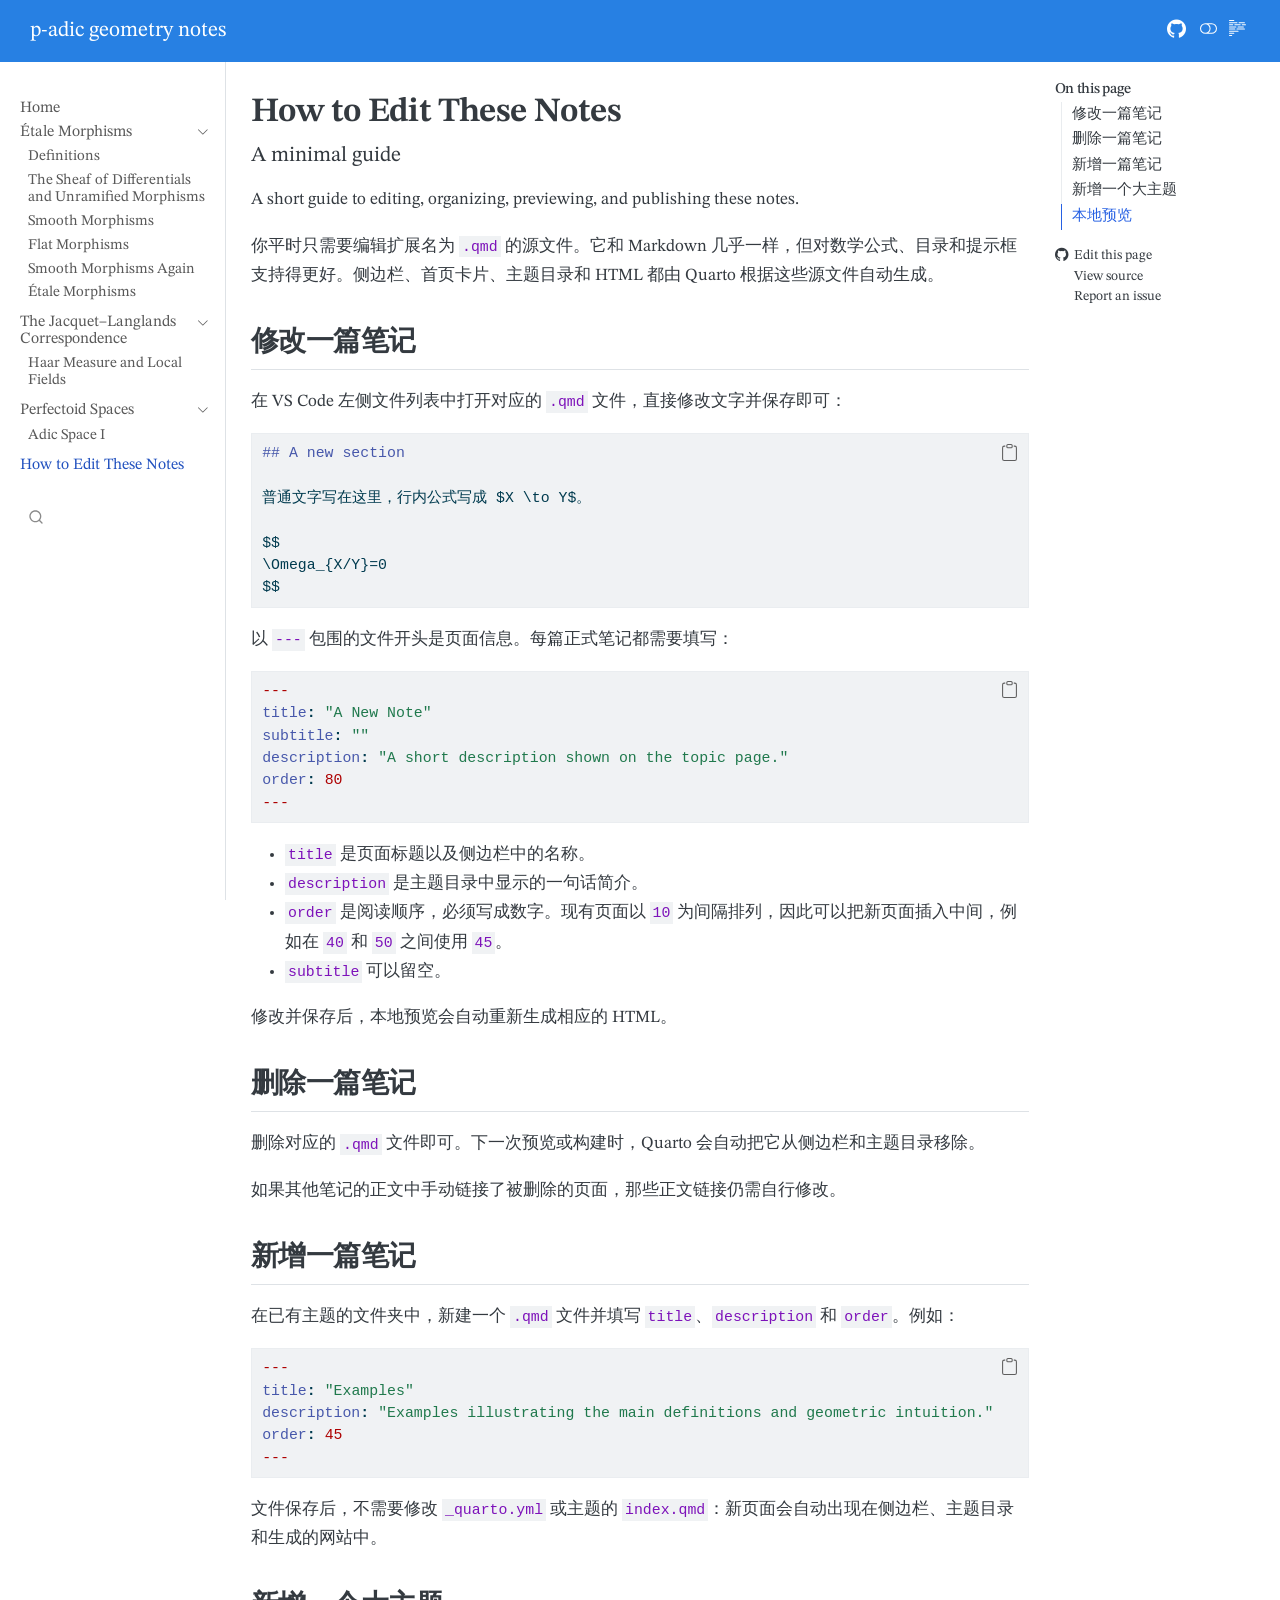
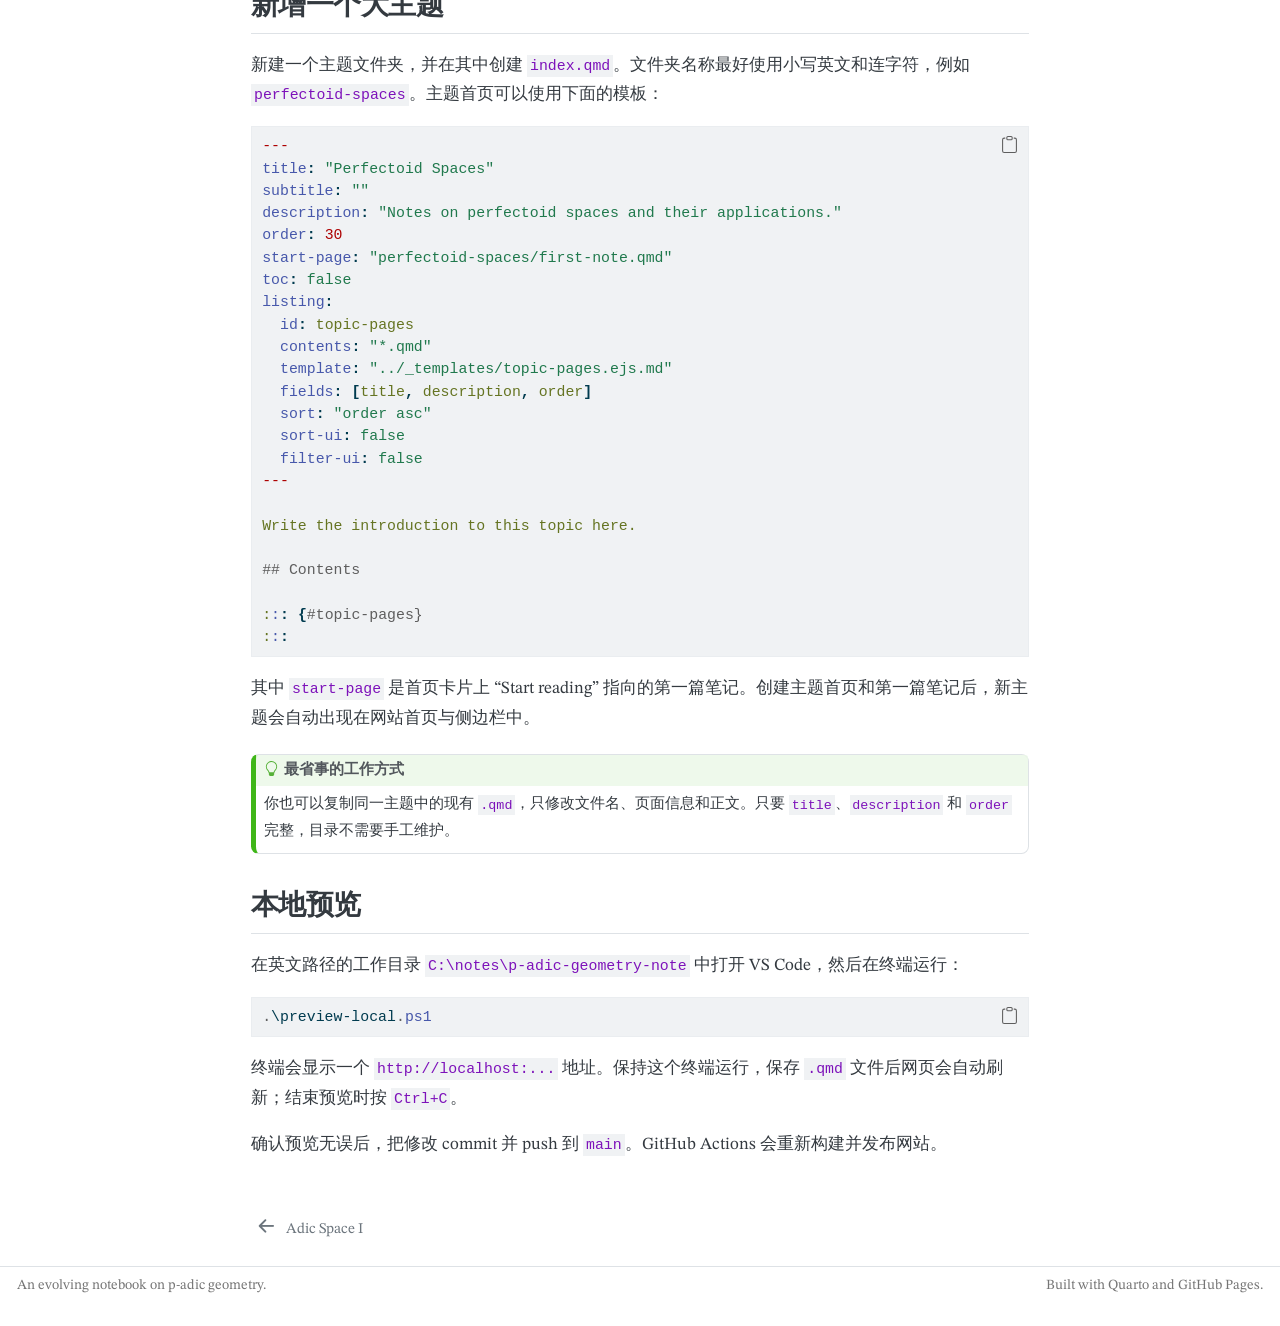
<file: editing.html>
<!DOCTYPE html>
<html xmlns="http://www.w3.org/1999/xhtml" lang="en" xml:lang="en"><head>

<meta charset="utf-8">
<meta name="generator" content="quarto-1.10.18">

<meta name="viewport" content="width=device-width, initial-scale=1.0, user-scalable=yes">

<meta name="description" content="A short guide to editing, organizing, previewing, and publishing these notes.">

<title>How to Edit These Notes – p-adic geometry notes</title>
<style>
/* Default styles provided by pandoc.
** See https://pandoc.org/MANUAL.html#variables-for-html for config info.
*/
span.smallcaps{font-variant: small-caps;}
div.columns{display: flex; gap: 1.5em;}
div.column{flex: auto;}
@media screen {
div.columns{gap: min(4vw, 1.5em);}
div.column{overflow-x: auto;}
}
div.hanging-indent{margin-left: 1.5em; text-indent: -1.5em;}
ul.task-list{list-style: none;}
ul.task-list li input[type="checkbox"] {
  width: 0.8em;
  margin: 0 0.8em 0.2em -1em; /* quarto-specific, see https://github.com/quarto-dev/quarto-cli/issues/4556 */ 
  vertical-align: middle;
}
/* CSS for syntax highlighting */
html { -webkit-text-size-adjust: 100%; }
pre > code.sourceCode { white-space: pre; position: relative; }
pre > code.sourceCode > span { display: inline-block; line-height: 1.25; }
pre > code.sourceCode > span:empty { height: 1.2em; }
.sourceCode { overflow: visible; }
code.sourceCode > span { color: inherit; text-decoration: inherit; }
div.sourceCode { margin: 1em 0; }
pre.sourceCode { margin: 0; }
@media screen {
div.sourceCode { overflow: auto; }
}
@media print {
pre > code.sourceCode { white-space: pre-wrap; }
pre > code.sourceCode > span { text-indent: -5em; padding-left: 5em; }
}
pre.numberSource code
  { counter-reset: source-line 0; }
pre.numberSource code > span
  { position: relative; left: -4em; counter-increment: source-line; }
pre.numberSource code > span > a:first-child::before
  { content: counter(source-line);
    position: relative; left: -1em; text-align: right; vertical-align: baseline;
    border: none; display: inline-block;
    -webkit-touch-callout: none; -webkit-user-select: none;
    -khtml-user-select: none; -moz-user-select: none;
    -ms-user-select: none; user-select: none;
    padding: 0 4px; width: 4em;
  }
pre.numberSource { margin-left: 3em;  padding-left: 4px; }
div.sourceCode
  {   }
@media screen {
pre > code.sourceCode > span > a:first-child::before { text-decoration: underline; }
}
</style>


<script src="site_libs/quarto-nav/quarto-nav.js"></script>
<script src="site_libs/quarto-nav/headroom.min.js"></script>
<script src="site_libs/clipboard/clipboard.min.js"></script>
<script src="site_libs/quarto-search/autocomplete.umd.js"></script>
<script src="site_libs/quarto-search/fuse.min.js"></script>
<script src="site_libs/quarto-search/quarto-search.js"></script>
<meta name="quarto:offset" content="./">
<link href="./perfectoid space/adic space I.html" rel="prev">
<script src="site_libs/quarto-html/quarto.js" type="module"></script>
<script src="site_libs/quarto-html/tabsets/tabsets.js" type="module"></script>
<script src="site_libs/quarto-html/popper.min.js"></script>
<script src="site_libs/quarto-html/tippy.umd.min.js"></script>
<script src="site_libs/quarto-html/anchor.min.js"></script>
<link href="site_libs/quarto-html/tippy.css" rel="stylesheet">
<link href="site_libs/quarto-html/quarto-syntax-highlighting-64a204ab8560d761af7679ceaba22944.css" rel="stylesheet" class="quarto-color-scheme" id="quarto-text-highlighting-styles">
<link href="site_libs/quarto-html/quarto-syntax-highlighting-dark-b85bc7c33db8c58e0ec93c3465666fed.css" rel="stylesheet" class="quarto-color-scheme quarto-color-alternate" id="quarto-text-highlighting-styles">
<link href="site_libs/quarto-html/quarto-syntax-highlighting-64a204ab8560d761af7679ceaba22944.css" rel="stylesheet" class="quarto-color-scheme-extra" id="quarto-text-highlighting-styles">
<script src="site_libs/bootstrap/bootstrap.min.js"></script>
<link href="site_libs/bootstrap/bootstrap-icons.css" rel="stylesheet">
<link href="site_libs/bootstrap/bootstrap-4135fc327bf2835b2ef38f6e520f46b7.min.css" rel="stylesheet" append-hash="true" class="quarto-color-scheme" id="quarto-bootstrap" data-mode="light">
<link href="site_libs/bootstrap/bootstrap-dark-072fe720cdfc8dbd8d45003ad61e038e.min.css" rel="stylesheet" append-hash="true" class="quarto-color-scheme quarto-color-alternate" id="quarto-bootstrap" data-mode="dark">
<link href="site_libs/bootstrap/bootstrap-4135fc327bf2835b2ef38f6e520f46b7.min.css" rel="stylesheet" append-hash="true" class="quarto-color-scheme-extra" id="quarto-bootstrap" data-mode="light">
<script id="quarto-search-options" type="application/json">{
  "location": "sidebar",
  "copy-button": false,
  "collapse-after": 3,
  "panel-placement": "start",
  "type": "overlay",
  "limit": 50,
  "keyboard-shortcut": [
    "f",
    "/",
    "s"
  ],
  "language": {
    "search-no-results-text": "No results",
    "search-matching-documents-text": "matching documents",
    "search-copy-link-title": "Copy link to search",
    "search-hide-matches-text": "Hide additional matches",
    "search-more-match-text": "more match in this document",
    "search-more-matches-text": "more matches in this document",
    "search-clear-button-title": "Clear",
    "search-text-placeholder": "",
    "search-detached-cancel-button-title": "Cancel",
    "search-submit-button-title": "Submit",
    "search-label": "Search"
  }
}</script>


<link rel="stylesheet" href="styles.css">
</head>

<body class="nav-sidebar docked nav-fixed quarto-light"><script id="quarto-html-before-body" type="application/javascript">
    const toggleBodyColorMode = (bsSheetEl) => {
      const mode = bsSheetEl.getAttribute("data-mode");
      const bodyEl = window.document.querySelector("body");
      if (mode === "dark") {
        bodyEl.classList.add("quarto-dark");
        bodyEl.classList.remove("quarto-light");
      } else {
        bodyEl.classList.add("quarto-light");
        bodyEl.classList.remove("quarto-dark");
      }
    }
    const toggleBodyColorPrimary = () => {
      const bsSheetEl = window.document.querySelector("link#quarto-bootstrap:not([rel=disabled-stylesheet])");
      if (bsSheetEl) {
        toggleBodyColorMode(bsSheetEl);
      }
    }
    const setColorSchemeToggle = (alternate) => {
      const toggles = window.document.querySelectorAll('.quarto-color-scheme-toggle');
      for (let i=0; i < toggles.length; i++) {
        const toggle = toggles[i];
        if (toggle) {
          if (alternate) {
            toggle.classList.add("alternate");
          } else {
            toggle.classList.remove("alternate");
          }
        }
      }
    };
    const toggleColorMode = (alternate) => {
      // Switch the stylesheets
      const primaryStylesheets = window.document.querySelectorAll('link.quarto-color-scheme:not(.quarto-color-alternate)');
      const alternateStylesheets = window.document.querySelectorAll('link.quarto-color-scheme.quarto-color-alternate');
      manageTransitions('#quarto-margin-sidebar .nav-link', false);
      if (alternate) {
        // note: dark is layered on light, we don't disable primary!
        enableStylesheet(alternateStylesheets);
        for (const sheetNode of alternateStylesheets) {
          if (sheetNode.id === "quarto-bootstrap") {
            toggleBodyColorMode(sheetNode);
          }
        }
      } else {
        disableStylesheet(alternateStylesheets);
        enableStylesheet(primaryStylesheets)
        toggleBodyColorPrimary();
      }
      manageTransitions('#quarto-margin-sidebar .nav-link', true);
      // Switch the toggles
      setColorSchemeToggle(alternate)
      // Hack to workaround the fact that safari doesn't
      // properly recolor the scrollbar when toggling (#1455)
      if (navigator.userAgent.indexOf('Safari') > 0 && navigator.userAgent.indexOf('Chrome') == -1) {
        manageTransitions("body", false);
        window.scrollTo(0, 1);
        setTimeout(() => {
          window.scrollTo(0, 0);
          manageTransitions("body", true);
        }, 40);
      }
    }
    const disableStylesheet = (stylesheets) => {
      for (let i=0; i < stylesheets.length; i++) {
        const stylesheet = stylesheets[i];
        stylesheet.rel = 'disabled-stylesheet';
      }
    }
    const enableStylesheet = (stylesheets) => {
      for (let i=0; i < stylesheets.length; i++) {
        const stylesheet = stylesheets[i];
        if(stylesheet.rel !== 'stylesheet') { // for Chrome, which will still FOUC without this check
          stylesheet.rel = 'stylesheet';
        }
      }
    }
    const manageTransitions = (selector, allowTransitions) => {
      const els = window.document.querySelectorAll(selector);
      for (let i=0; i < els.length; i++) {
        const el = els[i];
        if (allowTransitions) {
          el.classList.remove('notransition');
        } else {
          el.classList.add('notransition');
        }
      }
    }
    const isFileUrl = () => {
      return window.location.protocol === 'file:';
    }
    const hasAlternateSentinel = () => {
      let styleSentinel = getColorSchemeSentinel();
      if (styleSentinel !== null) {
        return styleSentinel === "alternate";
      } else {
        return false;
      }
    }
    const setStyleSentinel = (alternate) => {
      const value = alternate ? "alternate" : "default";
      if (!isFileUrl()) {
        window.localStorage.setItem("quarto-color-scheme", value);
      } else {
        localAlternateSentinel = value;
      }
    }
    const getColorSchemeSentinel = () => {
      if (!isFileUrl()) {
        const storageValue = window.localStorage.getItem("quarto-color-scheme");
        return storageValue != null ? storageValue : localAlternateSentinel;
      } else {
        return localAlternateSentinel;
      }
    }
    const toggleGiscusIfUsed = (isAlternate, darkModeDefault) => {
      const baseTheme = document.querySelector('#giscus-base-theme')?.value ?? 'light';
      const alternateTheme = document.querySelector('#giscus-alt-theme')?.value ?? 'dark';
      let newTheme = '';
      if(authorPrefersDark) {
        newTheme = isAlternate ? baseTheme : alternateTheme;
      } else {
        newTheme = isAlternate ? alternateTheme : baseTheme;
      }
      const changeGiscusTheme = () => {
        // From: https://github.com/giscus/giscus/issues/336
        const sendMessage = (message) => {
          const iframe = document.querySelector('iframe.giscus-frame');
          if (!iframe) return;
          iframe.contentWindow.postMessage({ giscus: message }, 'https://giscus.app');
        }
        sendMessage({
          setConfig: {
            theme: newTheme
          }
        });
      }
      const isGiscussLoaded = window.document.querySelector('iframe.giscus-frame') !== null;
      if (isGiscussLoaded) {
        changeGiscusTheme();
      }
    };
    const authorPrefersDark = false;
    const darkModeDefault = authorPrefersDark;
      document.querySelector('link#quarto-text-highlighting-styles.quarto-color-scheme-extra').rel = 'disabled-stylesheet';
      document.querySelector('link#quarto-bootstrap.quarto-color-scheme-extra').rel = 'disabled-stylesheet';
    let localAlternateSentinel = darkModeDefault ? 'alternate' : 'default';
    // Dark / light mode switch
    window.quartoToggleColorScheme = () => {
      // Read the current dark / light value
      let toAlternate = !hasAlternateSentinel();
      toggleColorMode(toAlternate);
      setStyleSentinel(toAlternate);
      toggleGiscusIfUsed(toAlternate, darkModeDefault);
      window.dispatchEvent(new Event('resize'));
    };
    // Switch to dark mode if need be
    if (hasAlternateSentinel()) {
      toggleColorMode(true);
    } else {
      toggleColorMode(false);
    }
  </script>

<div id="quarto-search-results"></div>
  <header id="quarto-header" class="headroom fixed-top">
    <nav class="navbar navbar-expand-lg " data-bs-theme="dark">
      <div class="navbar-container container-fluid">
      <div class="navbar-brand-container mx-auto">
    <a class="navbar-brand" href="./index.html">
    <span class="navbar-title">p-adic geometry notes</span>
    </a>
  </div>
          <button class="navbar-toggler" type="button" data-bs-toggle="collapse" data-bs-target="#navbarCollapse" aria-controls="navbarCollapse" role="menu" aria-expanded="false" aria-label="Toggle navigation" onclick="if (window.quartoToggleHeadroom) { window.quartoToggleHeadroom(); }">
  <span class="navbar-toggler-icon"></span>
</button>
          <div class="collapse navbar-collapse" id="navbarCollapse">
            <ul class="navbar-nav navbar-nav-scroll ms-auto">
  <li class="nav-item compact">
    <a class="nav-link" href="https://github.com/Hechetory/p-adic_geometry_note"> <i class="bi bi-github" role="img" aria-label="GitHub">
</i> 
<span class="menu-text"></span></a>
  </li>  
</ul>
          </div> <!-- /navcollapse -->
            <div class="quarto-navbar-tools">
  <a href="" class="quarto-color-scheme-toggle quarto-navigation-tool  px-1" onclick="window.quartoToggleColorScheme(); return false;" title="Toggle dark mode"><i class="bi"></i></a>
  <a href="" class="quarto-reader-toggle quarto-navigation-tool px-1" onclick="window.quartoToggleReader(); return false;" title="Toggle reader mode">
  <div class="quarto-reader-toggle-btn">
  <i class="bi"></i>
  </div>
</a>
</div>
      </div> <!-- /container-fluid -->
    </nav>
  <nav class="quarto-secondary-nav">
    <div class="container-fluid d-flex">
      <button type="button" class="quarto-btn-toggle btn" data-bs-toggle="collapse" role="button" data-bs-target=".quarto-sidebar-collapse-item" aria-controls="quarto-sidebar" aria-expanded="false" aria-label="Toggle sidebar navigation" onclick="if (window.quartoToggleHeadroom) { window.quartoToggleHeadroom(); }">
        <i class="bi bi-layout-text-sidebar-reverse"></i>
      </button>
        <nav class="quarto-page-breadcrumbs" aria-label="breadcrumb"><ol class="breadcrumb"><li class="breadcrumb-item"><a href="./editing.html">How to Edit These Notes</a></li></ol></nav>
        <a class="flex-grow-1" role="navigation" data-bs-toggle="collapse" data-bs-target=".quarto-sidebar-collapse-item" aria-controls="quarto-sidebar" aria-expanded="false" aria-label="Toggle sidebar navigation" onclick="if (window.quartoToggleHeadroom) { window.quartoToggleHeadroom(); }">      
        </a>
      <button type="button" class="btn quarto-search-button" aria-label="Search" onclick="window.quartoOpenSearch();">
        <i class="bi bi-search"></i>
      </button>
    </div>
  </nav>
</header>
<!-- content -->
<div id="quarto-content" class="quarto-container page-columns page-rows-contents page-layout-article page-navbar">
<!-- sidebar -->
  <nav id="quarto-sidebar" class="sidebar collapse collapse-horizontal quarto-sidebar-collapse-item sidebar-navigation docked overflow-auto">
        <div class="sidebar-tools-main">
    <div id="quarto-search" class="quarto-navigation-tool px-1" title="Search"></div>
</div>
    <div class="sidebar-menu-container"> 
    <ul class="list-unstyled mt-1">
        <li class="sidebar-item">
  <div class="sidebar-item-container"> 
  <a href="./index.html" class="sidebar-item-text sidebar-link">
 <span class="menu-text">Home</span></a>
  </div>
</li>
        <li class="sidebar-item sidebar-item-section">
      <div class="sidebar-item-container"> 
            <a href="./etale morphism/index.html" class="sidebar-item-text sidebar-link">
 <span class="menu-text">Étale Morphisms</span></a>
          <a class="sidebar-item-toggle text-start" data-bs-toggle="collapse" data-bs-target="#quarto-sidebar-section-1" role="navigation" aria-expanded="true" aria-label="Toggle section">
            <i class="bi bi-chevron-right ms-2"></i>
          </a> 
      </div>
      <ul id="quarto-sidebar-section-1" class="collapse list-unstyled sidebar-section depth1 show">  
          <li class="sidebar-item">
  <div class="sidebar-item-container"> 
  <a href="./etale morphism/definitions.html" class="sidebar-item-text sidebar-link">
 <span class="menu-text">Definitions</span></a>
  </div>
</li>
          <li class="sidebar-item">
  <div class="sidebar-item-container"> 
  <a href="./etale morphism/unramified-morphisms.html" class="sidebar-item-text sidebar-link">
 <span class="menu-text">The Sheaf of Differentials and Unramified Morphisms</span></a>
  </div>
</li>
          <li class="sidebar-item">
  <div class="sidebar-item-container"> 
  <a href="./etale morphism/smooth-morphisms.html" class="sidebar-item-text sidebar-link">
 <span class="menu-text">Smooth Morphisms</span></a>
  </div>
</li>
          <li class="sidebar-item">
  <div class="sidebar-item-container"> 
  <a href="./etale morphism/flat-morphisms.html" class="sidebar-item-text sidebar-link">
 <span class="menu-text">Flat Morphisms</span></a>
  </div>
</li>
          <li class="sidebar-item">
  <div class="sidebar-item-container"> 
  <a href="./etale morphism/smooth-morphisms-again.html" class="sidebar-item-text sidebar-link">
 <span class="menu-text">Smooth Morphisms Again</span></a>
  </div>
</li>
          <li class="sidebar-item">
  <div class="sidebar-item-container"> 
  <a href="./etale morphism/etale-morphisms.html" class="sidebar-item-text sidebar-link">
 <span class="menu-text">Étale Morphisms</span></a>
  </div>
</li>
      </ul>
  </li>
        <li class="sidebar-item sidebar-item-section">
      <div class="sidebar-item-container"> 
            <a href="./jacquet-langlands correspondence/index.html" class="sidebar-item-text sidebar-link">
 <span class="menu-text">The Jacquet–Langlands Correspondence</span></a>
          <a class="sidebar-item-toggle text-start" data-bs-toggle="collapse" data-bs-target="#quarto-sidebar-section-2" role="navigation" aria-expanded="true" aria-label="Toggle section">
            <i class="bi bi-chevron-right ms-2"></i>
          </a> 
      </div>
      <ul id="quarto-sidebar-section-2" class="collapse list-unstyled sidebar-section depth1 show">  
          <li class="sidebar-item">
  <div class="sidebar-item-container"> 
  <a href="./jacquet-langlands correspondence/haar-local-fields.html" class="sidebar-item-text sidebar-link">
 <span class="menu-text">Haar Measure and Local Fields</span></a>
  </div>
</li>
      </ul>
  </li>
        <li class="sidebar-item sidebar-item-section">
      <div class="sidebar-item-container"> 
            <a href="./perfectoid space/index.html" class="sidebar-item-text sidebar-link">
 <span class="menu-text">Perfectoid Spaces</span></a>
          <a class="sidebar-item-toggle text-start" data-bs-toggle="collapse" data-bs-target="#quarto-sidebar-section-3" role="navigation" aria-expanded="true" aria-label="Toggle section">
            <i class="bi bi-chevron-right ms-2"></i>
          </a> 
      </div>
      <ul id="quarto-sidebar-section-3" class="collapse list-unstyled sidebar-section depth1 show">  
          <li class="sidebar-item">
  <div class="sidebar-item-container"> 
  <a href="./perfectoid space/adic space I.html" class="sidebar-item-text sidebar-link">
 <span class="menu-text">Adic Space I</span></a>
  </div>
</li>
      </ul>
  </li>
        <li class="sidebar-item">
  <div class="sidebar-item-container"> 
  <a href="./editing.html" class="sidebar-item-text sidebar-link active">
 <span class="menu-text">How to Edit These Notes</span></a>
  </div>
</li>
    </ul>
    </div>
</nav>
<div id="quarto-sidebar-glass" class="quarto-sidebar-collapse-item" data-bs-toggle="collapse" data-bs-target=".quarto-sidebar-collapse-item"></div>
<!-- margin-sidebar -->
    <div id="quarto-margin-sidebar" class="sidebar margin-sidebar">
        <nav id="TOC" role="doc-toc" class="toc-active">
    <h2 id="toc-title">On this page</h2>
   
  <ul>
  <li><a href="#修改一篇笔记" id="toc-修改一篇笔记" class="nav-link active" data-scroll-target="#修改一篇笔记">修改一篇笔记</a></li>
  <li><a href="#删除一篇笔记" id="toc-删除一篇笔记" class="nav-link" data-scroll-target="#删除一篇笔记">删除一篇笔记</a></li>
  <li><a href="#新增一篇笔记" id="toc-新增一篇笔记" class="nav-link" data-scroll-target="#新增一篇笔记">新增一篇笔记</a></li>
  <li><a href="#新增一个大主题" id="toc-新增一个大主题" class="nav-link" data-scroll-target="#新增一个大主题">新增一个大主题</a></li>
  <li><a href="#本地预览" id="toc-本地预览" class="nav-link" data-scroll-target="#本地预览">本地预览</a></li>
  </ul>
<div class="toc-actions"><ul><li><a href="https://github.com/Hechetory/p-adic_geometry_note/edit/main/editing.qmd" class="toc-action"><i class="bi bi-github"></i>Edit this page</a></li><li><a href="https://github.com/Hechetory/p-adic_geometry_note/blob/main/editing.qmd" class="toc-action"><i class="bi empty"></i>View source</a></li><li><a href="https://github.com/Hechetory/p-adic_geometry_note/issues/new" class="toc-action"><i class="bi empty"></i>Report an issue</a></li></ul></div></nav>
    </div>
<!-- main -->
<main class="content" id="quarto-document-content">


<header id="title-block-header" class="quarto-title-block default">
<div class="quarto-title">
<h1 class="title">How to Edit These Notes</h1>
<p class="subtitle lead">A minimal guide</p>
</div>

<div>
  <div class="description">
    A short guide to editing, organizing, previewing, and publishing these notes.
  </div>
</div>


<div class="quarto-title-meta">

    
  
    
  </div>
  


</header>


<p>你平时只需要编辑扩展名为 <code>.qmd</code> 的源文件。它和 Markdown 几乎一样，但对数学公式、目录和提示框支持得更好。侧边栏、首页卡片、主题目录和 HTML 都由 Quarto 根据这些源文件自动生成。</p>
<section id="修改一篇笔记" class="level2">
<h2 class="anchored" data-anchor-id="修改一篇笔记">修改一篇笔记</h2>
<p>在 VS Code 左侧文件列表中打开对应的 <code>.qmd</code> 文件，直接修改文字并保存即可：</p>
<div class="code-copy-outer-scaffold"><div class="sourceCode" id="cb1"><pre class="sourceCode markdown code-with-copy"><code class="sourceCode markdown"><span id="cb1-1"><a href="#cb1-1" aria-hidden="true" tabindex="-1"></a><span class="fu">## A new section</span></span>
<span id="cb1-2"><a href="#cb1-2" aria-hidden="true" tabindex="-1"></a></span>
<span id="cb1-3"><a href="#cb1-3" aria-hidden="true" tabindex="-1"></a>普通文字写在这里，行内公式写成 $X \to Y$。</span>
<span id="cb1-4"><a href="#cb1-4" aria-hidden="true" tabindex="-1"></a></span>
<span id="cb1-5"><a href="#cb1-5" aria-hidden="true" tabindex="-1"></a>$$</span>
<span id="cb1-6"><a href="#cb1-6" aria-hidden="true" tabindex="-1"></a>\Omega_{X/Y}=0</span>
<span id="cb1-7"><a href="#cb1-7" aria-hidden="true" tabindex="-1"></a>$$</span></code></pre></div><button title="Copy to Clipboard" class="code-copy-button"><i class="bi"></i></button></div>
<p>以 <code>---</code> 包围的文件开头是页面信息。每篇正式笔记都需要填写：</p>
<div class="code-copy-outer-scaffold"><div class="sourceCode" id="cb2"><pre class="sourceCode yaml code-with-copy"><code class="sourceCode yaml"><span id="cb2-1"><a href="#cb2-1" aria-hidden="true" tabindex="-1"></a><span class="pp">---</span></span>
<span id="cb2-2"><a href="#cb2-2" aria-hidden="true" tabindex="-1"></a><span class="fu">title</span><span class="kw">:</span><span class="at"> </span><span class="st">"A New Note"</span></span>
<span id="cb2-3"><a href="#cb2-3" aria-hidden="true" tabindex="-1"></a><span class="fu">subtitle</span><span class="kw">:</span><span class="at"> </span><span class="st">""</span></span>
<span id="cb2-4"><a href="#cb2-4" aria-hidden="true" tabindex="-1"></a><span class="fu">description</span><span class="kw">:</span><span class="at"> </span><span class="st">"A short description shown on the topic page."</span></span>
<span id="cb2-5"><a href="#cb2-5" aria-hidden="true" tabindex="-1"></a><span class="fu">order</span><span class="kw">:</span><span class="at"> </span><span class="dv">80</span></span>
<span id="cb2-6"><a href="#cb2-6" aria-hidden="true" tabindex="-1"></a><span class="pp">---</span></span></code></pre></div><button title="Copy to Clipboard" class="code-copy-button"><i class="bi"></i></button></div>
<ul>
<li><code>title</code> 是页面标题以及侧边栏中的名称。</li>
<li><code>description</code> 是主题目录中显示的一句话简介。</li>
<li><code>order</code> 是阅读顺序，必须写成数字。现有页面以 <code>10</code> 为间隔排列，因此可以把新页面插入中间，例如在 <code>40</code> 和 <code>50</code> 之间使用 <code>45</code>。</li>
<li><code>subtitle</code> 可以留空。</li>
</ul>
<p>修改并保存后，本地预览会自动重新生成相应的 HTML。</p>
</section>
<section id="删除一篇笔记" class="level2">
<h2 class="anchored" data-anchor-id="删除一篇笔记">删除一篇笔记</h2>
<p>删除对应的 <code>.qmd</code> 文件即可。下一次预览或构建时，Quarto 会自动把它从侧边栏和主题目录移除。</p>
<p>如果其他笔记的正文中手动链接了被删除的页面，那些正文链接仍需自行修改。</p>
</section>
<section id="新增一篇笔记" class="level2">
<h2 class="anchored" data-anchor-id="新增一篇笔记">新增一篇笔记</h2>
<p>在已有主题的文件夹中，新建一个 <code>.qmd</code> 文件并填写 <code>title</code>、<code>description</code> 和 <code>order</code>。例如：</p>
<div class="code-copy-outer-scaffold"><div class="sourceCode" id="cb3"><pre class="sourceCode yaml code-with-copy"><code class="sourceCode yaml"><span id="cb3-1"><a href="#cb3-1" aria-hidden="true" tabindex="-1"></a><span class="pp">---</span></span>
<span id="cb3-2"><a href="#cb3-2" aria-hidden="true" tabindex="-1"></a><span class="fu">title</span><span class="kw">:</span><span class="at"> </span><span class="st">"Examples"</span></span>
<span id="cb3-3"><a href="#cb3-3" aria-hidden="true" tabindex="-1"></a><span class="fu">description</span><span class="kw">:</span><span class="at"> </span><span class="st">"Examples illustrating the main definitions and geometric intuition."</span></span>
<span id="cb3-4"><a href="#cb3-4" aria-hidden="true" tabindex="-1"></a><span class="fu">order</span><span class="kw">:</span><span class="at"> </span><span class="dv">45</span></span>
<span id="cb3-5"><a href="#cb3-5" aria-hidden="true" tabindex="-1"></a><span class="pp">---</span></span></code></pre></div><button title="Copy to Clipboard" class="code-copy-button"><i class="bi"></i></button></div>
<p>文件保存后，不需要修改 <code>_quarto.yml</code> 或主题的 <code>index.qmd</code>：新页面会自动出现在侧边栏、主题目录和生成的网站中。</p>
</section>
<section id="新增一个大主题" class="level2">
<h2 class="anchored" data-anchor-id="新增一个大主题">新增一个大主题</h2>
<p>新建一个主题文件夹，并在其中创建 <code>index.qmd</code>。文件夹名称最好使用小写英文和连字符，例如 <code>perfectoid-spaces</code>。主题首页可以使用下面的模板：</p>
<div class="code-copy-outer-scaffold"><div class="sourceCode" id="cb4"><pre class="sourceCode yaml code-with-copy"><code class="sourceCode yaml"><span id="cb4-1"><a href="#cb4-1" aria-hidden="true" tabindex="-1"></a><span class="pp">---</span></span>
<span id="cb4-2"><a href="#cb4-2" aria-hidden="true" tabindex="-1"></a><span class="fu">title</span><span class="kw">:</span><span class="at"> </span><span class="st">"Perfectoid Spaces"</span></span>
<span id="cb4-3"><a href="#cb4-3" aria-hidden="true" tabindex="-1"></a><span class="fu">subtitle</span><span class="kw">:</span><span class="at"> </span><span class="st">""</span></span>
<span id="cb4-4"><a href="#cb4-4" aria-hidden="true" tabindex="-1"></a><span class="fu">description</span><span class="kw">:</span><span class="at"> </span><span class="st">"Notes on perfectoid spaces and their applications."</span></span>
<span id="cb4-5"><a href="#cb4-5" aria-hidden="true" tabindex="-1"></a><span class="fu">order</span><span class="kw">:</span><span class="at"> </span><span class="dv">30</span></span>
<span id="cb4-6"><a href="#cb4-6" aria-hidden="true" tabindex="-1"></a><span class="fu">start-page</span><span class="kw">:</span><span class="at"> </span><span class="st">"perfectoid-spaces/first-note.qmd"</span></span>
<span id="cb4-7"><a href="#cb4-7" aria-hidden="true" tabindex="-1"></a><span class="fu">toc</span><span class="kw">:</span><span class="at"> </span><span class="ch">false</span></span>
<span id="cb4-8"><a href="#cb4-8" aria-hidden="true" tabindex="-1"></a><span class="fu">listing</span><span class="kw">:</span></span>
<span id="cb4-9"><a href="#cb4-9" aria-hidden="true" tabindex="-1"></a><span class="at">  </span><span class="fu">id</span><span class="kw">:</span><span class="at"> topic-pages</span></span>
<span id="cb4-10"><a href="#cb4-10" aria-hidden="true" tabindex="-1"></a><span class="at">  </span><span class="fu">contents</span><span class="kw">:</span><span class="at"> </span><span class="st">"*.qmd"</span></span>
<span id="cb4-11"><a href="#cb4-11" aria-hidden="true" tabindex="-1"></a><span class="at">  </span><span class="fu">template</span><span class="kw">:</span><span class="at"> </span><span class="st">"../_templates/topic-pages.ejs.md"</span></span>
<span id="cb4-12"><a href="#cb4-12" aria-hidden="true" tabindex="-1"></a><span class="at">  </span><span class="fu">fields</span><span class="kw">:</span><span class="at"> </span><span class="kw">[</span><span class="at">title</span><span class="kw">,</span><span class="at"> description</span><span class="kw">,</span><span class="at"> order</span><span class="kw">]</span></span>
<span id="cb4-13"><a href="#cb4-13" aria-hidden="true" tabindex="-1"></a><span class="at">  </span><span class="fu">sort</span><span class="kw">:</span><span class="at"> </span><span class="st">"order asc"</span></span>
<span id="cb4-14"><a href="#cb4-14" aria-hidden="true" tabindex="-1"></a><span class="at">  </span><span class="fu">sort-ui</span><span class="kw">:</span><span class="at"> </span><span class="ch">false</span></span>
<span id="cb4-15"><a href="#cb4-15" aria-hidden="true" tabindex="-1"></a><span class="at">  </span><span class="fu">filter-ui</span><span class="kw">:</span><span class="at"> </span><span class="ch">false</span></span>
<span id="cb4-16"><a href="#cb4-16" aria-hidden="true" tabindex="-1"></a><span class="pp">---</span></span>
<span id="cb4-17"><a href="#cb4-17" aria-hidden="true" tabindex="-1"></a></span>
<span id="cb4-18"><a href="#cb4-18" aria-hidden="true" tabindex="-1"></a><span class="at">Write the introduction to this topic here.</span></span>
<span id="cb4-19"><a href="#cb4-19" aria-hidden="true" tabindex="-1"></a></span>
<span id="cb4-20"><a href="#cb4-20" aria-hidden="true" tabindex="-1"></a><span class="co">## Contents</span></span>
<span id="cb4-21"><a href="#cb4-21" aria-hidden="true" tabindex="-1"></a></span>
<span id="cb4-22"><a href="#cb4-22" aria-hidden="true" tabindex="-1"></a><span class="at">:</span><span class="fu">:</span><span class="kw">:</span><span class="at"> </span><span class="kw">{</span><span class="co">#topic-pages}</span></span>
<span id="cb4-23"><a href="#cb4-23" aria-hidden="true" tabindex="-1"></a><span class="at">:</span><span class="fu">:</span><span class="kw">:</span></span></code></pre></div><button title="Copy to Clipboard" class="code-copy-button"><i class="bi"></i></button></div>
<p>其中 <code>start-page</code> 是首页卡片上 “Start reading” 指向的第一篇笔记。创建主题首页和第一篇笔记后，新主题会自动出现在网站首页与侧边栏中。</p>
<div class="callout callout-style-default callout-tip callout-titled" title="最省事的工作方式">
<div class="callout-header d-flex align-content-center">
<div class="callout-icon-container">
<i class="callout-icon"></i>
</div>
<div class="callout-title-container flex-fill">
<span class="screen-reader-only">Tip</span>最省事的工作方式
</div>
</div>
<div class="callout-body-container callout-body">
<p>你也可以复制同一主题中的现有 <code>.qmd</code>，只修改文件名、页面信息和正文。只要 <code>title</code>、<code>description</code> 和 <code>order</code> 完整，目录不需要手工维护。</p>
</div>
</div>
</section>
<section id="本地预览" class="level2">
<h2 class="anchored" data-anchor-id="本地预览">本地预览</h2>
<p>在英文路径的工作目录 <code>C:\notes\p-adic-geometry-note</code> 中打开 VS Code，然后在终端运行：</p>
<div class="code-copy-outer-scaffold"><div class="sourceCode" id="cb5"><pre class="sourceCode powershell code-with-copy"><code class="sourceCode powershell"><span id="cb5-1"><a href="#cb5-1" aria-hidden="true" tabindex="-1"></a><span class="op">.</span>\preview-local<span class="op">.</span><span class="fu">ps1</span></span></code></pre></div><button title="Copy to Clipboard" class="code-copy-button"><i class="bi"></i></button></div>
<p>终端会显示一个 <code>http://localhost:...</code> 地址。保持这个终端运行，保存 <code>.qmd</code> 文件后网页会自动刷新；结束预览时按 <code>Ctrl+C</code>。</p>
<p>确认预览无误后，把修改 commit 并 push 到 <code>main</code>。GitHub Actions 会重新构建并发布网站。</p>


</section>

</main> <!-- /main -->
<script id="quarto-html-after-body" type="application/javascript">
  window.document.addEventListener("DOMContentLoaded", function (event) {
    // Ensure there is a toggle, if there isn't float one in the top right
    if (window.document.querySelector('.quarto-color-scheme-toggle') === null) {
      const a = window.document.createElement('a');
      a.classList.add('top-right');
      a.classList.add('quarto-color-scheme-toggle');
      a.href = "";
      a.onclick = function() { try { window.quartoToggleColorScheme(); } catch {} return false; };
      const i = window.document.createElement("i");
      i.classList.add('bi');
      a.appendChild(i);
      window.document.body.appendChild(a);
    }
    setColorSchemeToggle(hasAlternateSentinel())
    const icon = "";
    const anchorJS = new window.AnchorJS();
    anchorJS.options = {
      placement: 'right',
      icon: icon
    };
    anchorJS.add('.anchored');
    const isCodeAnnotation = (el) => {
      for (const clz of el.classList) {
        if (clz.startsWith('code-annotation-')) {                     
          return true;
        }
      }
      return false;
    }
    const onCopySuccess = function(e) {
      // button target
      const button = e.trigger;
      // don't keep focus
      button.blur();
      // flash "checked"
      button.classList.add('code-copy-button-checked');
      var currentTitle = button.getAttribute("title");
      button.setAttribute("title", "Copied!");
      let tooltip;
      if (window.bootstrap) {
        button.setAttribute("data-bs-toggle", "tooltip");
        button.setAttribute("data-bs-placement", "left");
        button.setAttribute("data-bs-title", "Copied!");
        tooltip = new bootstrap.Tooltip(button, 
          { trigger: "manual", 
            customClass: "code-copy-button-tooltip",
            offset: [0, -8]});
        tooltip.show();    
      }
      setTimeout(function() {
        if (tooltip) {
          tooltip.hide();
          button.removeAttribute("data-bs-title");
          button.removeAttribute("data-bs-toggle");
          button.removeAttribute("data-bs-placement");
        }
        button.setAttribute("title", currentTitle);
        button.classList.remove('code-copy-button-checked');
      }, 1000);
      // clear code selection
      e.clearSelection();
    }
    const getTextToCopy = function(trigger) {
      const outerScaffold = trigger.parentElement.cloneNode(true);
      const codeEl = outerScaffold.querySelector('code');
      for (const childEl of codeEl.children) {
        if (isCodeAnnotation(childEl)) {
          childEl.remove();
        }
      }
      return codeEl.innerText;
    }
    const clipboard = new window.ClipboardJS('.code-copy-button:not([data-in-quarto-modal])', {
      text: getTextToCopy
    });
    clipboard.on('success', onCopySuccess);
    if (window.document.getElementById('quarto-embedded-source-code-modal')) {
      const clipboardModal = new window.ClipboardJS('.code-copy-button[data-in-quarto-modal]', {
        text: getTextToCopy,
        container: window.document.getElementById('quarto-embedded-source-code-modal')
      });
      clipboardModal.on('success', onCopySuccess);
    }
      var localhostRegex = new RegExp(/^(?:http|https):\/\/localhost\:?[0-9]*\//);
      var mailtoRegex = new RegExp(/^mailto:/);
        var filterRegex = new RegExp("https:\/\/hechetory\.github\.io\/p-adic_geometry_note\/");
      var isInternal = (href) => {
          return filterRegex.test(href) || localhostRegex.test(href) || mailtoRegex.test(href);
      }
      // Inspect non-navigation links and adorn them if external
     var links = window.document.querySelectorAll('a[href]:not(.nav-link):not(.navbar-brand):not(.toc-action):not(.sidebar-link):not(.sidebar-item-toggle):not(.pagination-link):not(.no-external):not([aria-hidden]):not(.dropdown-item):not(.quarto-navigation-tool):not(.about-link)');
      for (var i=0; i<links.length; i++) {
        const link = links[i];
        if (!isInternal(link.href)) {
          // undo the damage that might have been done by quarto-nav.js in the case of
          // links that we want to consider external
          if (link.dataset.originalHref !== undefined) {
            link.href = link.dataset.originalHref;
          }
            // target, if specified
            link.setAttribute("target", "_blank");
            if (link.getAttribute("rel") === null) {
              link.setAttribute("rel", "noopener");
            }
        }
      }
    function tippyHover(el, contentFn, onTriggerFn, onUntriggerFn) {
      const config = {
        allowHTML: true,
        maxWidth: 500,
        delay: 100,
        arrow: false,
        appendTo: function(el) {
            return el.parentElement;
        },
        interactive: true,
        interactiveBorder: 10,
        theme: 'quarto',
        placement: 'bottom-start',
      };
      if (contentFn) {
        config.content = contentFn;
      }
      if (onTriggerFn) {
        config.onTrigger = onTriggerFn;
      }
      if (onUntriggerFn) {
        config.onUntrigger = onUntriggerFn;
      }
      window.tippy(el, config); 
    }
    const noterefs = window.document.querySelectorAll('a[role="doc-noteref"]');
    for (var i=0; i<noterefs.length; i++) {
      const ref = noterefs[i];
      tippyHover(ref, function() {
        // use id or data attribute instead here
        let href = ref.getAttribute('data-footnote-href') || ref.getAttribute('href');
        try { href = new URL(href).hash; } catch {}
        const id = href.replace(/^#\/?/, "");
        const note = window.document.getElementById(id);
        if (note) {
          return note.innerHTML;
        } else {
          return "";
        }
      });
    }
    const xrefs = window.document.querySelectorAll('a.quarto-xref');
    const processXRef = (id, note) => {
      // Strip column container classes
      const stripColumnClz = (el) => {
        el.classList.remove("page-full", "page-columns");
        if (el.children) {
          for (const child of el.children) {
            stripColumnClz(child);
          }
        }
      }
      stripColumnClz(note)
      if (id === null || id.startsWith('sec-')) {
        // Special case sections, only their first couple elements
        const container = document.createElement("div");
        if (note.children && note.children.length > 2) {
          container.appendChild(note.children[0].cloneNode(true));
          for (let i = 1; i < note.children.length; i++) {
            const child = note.children[i];
            if (child.tagName === "P" && child.innerText === "") {
              continue;
            } else {
              container.appendChild(child.cloneNode(true));
              break;
            }
          }
          if (window.Quarto?.typesetMath) {
            window.Quarto.typesetMath(container);
          }
          return container.innerHTML
        } else {
          if (window.Quarto?.typesetMath) {
            window.Quarto.typesetMath(note);
          }
          return note.innerHTML;
        }
      } else {
        // Remove any anchor links if they are present
        const anchorLink = note.querySelector('a.anchorjs-link');
        if (anchorLink) {
          anchorLink.remove();
        }
        if (window.Quarto?.typesetMath) {
          window.Quarto.typesetMath(note);
        }
        if (note.classList.contains("callout")) {
          return note.outerHTML;
        } else {
          return note.innerHTML;
        }
      }
    }
    for (var i=0; i<xrefs.length; i++) {
      const xref = xrefs[i];
      tippyHover(xref, undefined, function(instance) {
        instance.disable();
        let url = xref.getAttribute('href');
        let hash = undefined; 
        if (url.startsWith('#')) {
          hash = url;
        } else {
          try { hash = new URL(url).hash; } catch {}
        }
        if (hash) {
          const id = hash.replace(/^#\/?/, "");
          const note = window.document.getElementById(id);
          if (note !== null) {
            try {
              const html = processXRef(id, note.cloneNode(true));
              instance.setContent(html);
            } finally {
              instance.enable();
              instance.show();
            }
          } else {
            // See if we can fetch this
            fetch(url.split('#')[0])
            .then(res => res.text())
            .then(html => {
              const parser = new DOMParser();
              const htmlDoc = parser.parseFromString(html, "text/html");
              const note = htmlDoc.getElementById(id);
              if (note !== null) {
                const html = processXRef(id, note);
                instance.setContent(html);
              } 
            }).finally(() => {
              instance.enable();
              instance.show();
            });
          }
        } else {
          // See if we can fetch a full url (with no hash to target)
          // This is a special case and we should probably do some content thinning / targeting
          fetch(url)
          .then(res => res.text())
          .then(html => {
            const parser = new DOMParser();
            const htmlDoc = parser.parseFromString(html, "text/html");
            const note = htmlDoc.querySelector('main.content');
            if (note !== null) {
              // This should only happen for chapter cross references
              // (since there is no id in the URL)
              // remove the first header
              if (note.children.length > 0 && note.children[0].tagName === "HEADER") {
                note.children[0].remove();
              }
              const html = processXRef(null, note);
              instance.setContent(html);
            } 
          }).finally(() => {
            instance.enable();
            instance.show();
          });
        }
      }, function(instance) {
      });
    }
        let selectedAnnoteEl;
        const selectorForAnnotation = ( cell, annotation) => {
          let cellAttr = 'data-code-cell="' + cell + '"';
          let lineAttr = 'data-code-annotation="' +  annotation + '"';
          const selector = 'span[' + cellAttr + '][' + lineAttr + ']';
          return selector;
        }
        const selectCodeLines = (annoteEl) => {
          const doc = window.document;
          const targetCell = annoteEl.getAttribute("data-target-cell");
          const targetAnnotation = annoteEl.getAttribute("data-target-annotation");
          const annoteSpan = window.document.querySelector(selectorForAnnotation(targetCell, targetAnnotation));
          const lines = annoteSpan.getAttribute("data-code-lines").split(",");
          const lineIds = lines.map((line) => {
            return targetCell + "-" + line;
          })
          let top = null;
          let height = null;
          let parent = null;
          if (lineIds.length > 0) {
              //compute the position of the single el (top and bottom and make a div)
              const el = window.document.getElementById(lineIds[0]);
              top = el.offsetTop;
              height = el.offsetHeight;
              parent = el.parentElement.parentElement;
            if (lineIds.length > 1) {
              const lastEl = window.document.getElementById(lineIds[lineIds.length - 1]);
              const bottom = lastEl.offsetTop + lastEl.offsetHeight;
              height = bottom - top;
            }
            if (top !== null && height !== null && parent !== null) {
              // cook up a div (if necessary) and position it 
              let div = window.document.getElementById("code-annotation-line-highlight");
              if (div === null) {
                div = window.document.createElement("div");
                div.setAttribute("id", "code-annotation-line-highlight");
                div.style.position = 'absolute';
                parent.appendChild(div);
              }
              div.style.top = top - 2 + "px";
              div.style.height = height + 4 + "px";
              div.style.left = 0;
              let gutterDiv = window.document.getElementById("code-annotation-line-highlight-gutter");
              if (gutterDiv === null) {
                gutterDiv = window.document.createElement("div");
                gutterDiv.setAttribute("id", "code-annotation-line-highlight-gutter");
                gutterDiv.style.position = 'absolute';
                const codeCell = window.document.getElementById(targetCell);
                const gutter = codeCell.querySelector('.code-annotation-gutter');
                gutter.appendChild(gutterDiv);
              }
              gutterDiv.style.top = top - 2 + "px";
              gutterDiv.style.height = height + 4 + "px";
            }
            selectedAnnoteEl = annoteEl;
          }
        };
        const unselectCodeLines = () => {
          const elementsIds = ["code-annotation-line-highlight", "code-annotation-line-highlight-gutter"];
          elementsIds.forEach((elId) => {
            const div = window.document.getElementById(elId);
            if (div) {
              div.remove();
            }
          });
          selectedAnnoteEl = undefined;
        };
          // Handle positioning of the toggle
      window.addEventListener(
        "resize",
        throttle(() => {
          elRect = undefined;
          if (selectedAnnoteEl) {
            selectCodeLines(selectedAnnoteEl);
          }
        }, 10)
      );
      function throttle(fn, ms) {
      let throttle = false;
      let timer;
        return (...args) => {
          if(!throttle) { // first call gets through
              fn.apply(this, args);
              throttle = true;
          } else { // all the others get throttled
              if(timer) clearTimeout(timer); // cancel #2
              timer = setTimeout(() => {
                fn.apply(this, args);
                timer = throttle = false;
              }, ms);
          }
        };
      }
        // Attach click handler to the DT
        const annoteDls = window.document.querySelectorAll('dt[data-target-cell]');
        for (const annoteDlNode of annoteDls) {
          annoteDlNode.addEventListener('click', (event) => {
            const clickedEl = event.target;
            if (clickedEl !== selectedAnnoteEl) {
              unselectCodeLines();
              const activeEl = window.document.querySelector('dt[data-target-cell].code-annotation-active');
              if (activeEl) {
                activeEl.classList.remove('code-annotation-active');
              }
              selectCodeLines(clickedEl);
              clickedEl.classList.add('code-annotation-active');
            } else {
              // Unselect the line
              unselectCodeLines();
              clickedEl.classList.remove('code-annotation-active');
            }
          });
        }
    const findCites = (el) => {
      const parentEl = el.parentElement;
      if (parentEl) {
        const cites = parentEl.dataset.cites;
        if (cites) {
          return {
            el,
            cites: cites.split(' ')
          };
        } else {
          return findCites(el.parentElement)
        }
      } else {
        return undefined;
      }
    };
    var bibliorefs = window.document.querySelectorAll('a[role="doc-biblioref"]');
    for (var i=0; i<bibliorefs.length; i++) {
      const ref = bibliorefs[i];
      const citeInfo = findCites(ref);
      if (citeInfo) {
        tippyHover(citeInfo.el, function() {
          var popup = window.document.createElement('div');
          citeInfo.cites.forEach(function(cite) {
            var citeDiv = window.document.createElement('div');
            citeDiv.classList.add('hanging-indent');
            citeDiv.classList.add('csl-entry');
            var biblioDiv = window.document.getElementById('ref-' + cite);
            if (biblioDiv) {
              citeDiv.innerHTML = biblioDiv.innerHTML;
            }
            popup.appendChild(citeDiv);
          });
          return popup.innerHTML;
        });
      }
    }
  });
  </script>
<nav class="page-navigation">
  <div class="nav-page nav-page-previous">
      <a href="./perfectoid space/adic space I.html" class="pagination-link" aria-label="Adic Space I">
        <i class="bi bi-arrow-left-short"></i> <span class="nav-page-text">Adic Space I</span>
      </a>          
  </div>
  <div class="nav-page nav-page-next">
  </div>
</nav>
</div> <!-- /content -->
<footer class="footer">
  <div class="nav-footer">
    <div class="nav-footer-left">
<p>An evolving notebook on p-adic geometry.</p>
</div>   
    <div class="nav-footer-center">
      &nbsp;
    <div class="toc-actions d-sm-block d-md-none"><ul><li><a href="https://github.com/Hechetory/p-adic_geometry_note/edit/main/editing.qmd" class="toc-action"><i class="bi bi-github"></i>Edit this page</a></li><li><a href="https://github.com/Hechetory/p-adic_geometry_note/blob/main/editing.qmd" class="toc-action"><i class="bi empty"></i>View source</a></li><li><a href="https://github.com/Hechetory/p-adic_geometry_note/issues/new" class="toc-action"><i class="bi empty"></i>Report an issue</a></li></ul></div></div>
    <div class="nav-footer-right">
<p>Built with Quarto and GitHub Pages.</p>
</div>
  </div>
</footer>




</body></html>
</file>
<file: site_libs/quarto-html/tippy.css>
.tippy-box[data-animation=fade][data-state=hidden]{opacity:0}[data-tippy-root]{max-width:calc(100vw - 10px)}.tippy-box{position:relative;background-color:#333;color:#fff;border-radius:4px;font-size:14px;line-height:1.4;white-space:normal;outline:0;transition-property:transform,visibility,opacity}.tippy-box[data-placement^=top]>.tippy-arrow{bottom:0}.tippy-box[data-placement^=top]>.tippy-arrow:before{bottom:-7px;left:0;border-width:8px 8px 0;border-top-color:initial;transform-origin:center top}.tippy-box[data-placement^=bottom]>.tippy-arrow{top:0}.tippy-box[data-placement^=bottom]>.tippy-arrow:before{top:-7px;left:0;border-width:0 8px 8px;border-bottom-color:initial;transform-origin:center bottom}.tippy-box[data-placement^=left]>.tippy-arrow{right:0}.tippy-box[data-placement^=left]>.tippy-arrow:before{border-width:8px 0 8px 8px;border-left-color:initial;right:-7px;transform-origin:center left}.tippy-box[data-placement^=right]>.tippy-arrow{left:0}.tippy-box[data-placement^=right]>.tippy-arrow:before{left:-7px;border-width:8px 8px 8px 0;border-right-color:initial;transform-origin:center right}.tippy-box[data-inertia][data-state=visible]{transition-timing-function:cubic-bezier(.54,1.5,.38,1.11)}.tippy-arrow{width:16px;height:16px;color:#333}.tippy-arrow:before{content:"";position:absolute;border-color:transparent;border-style:solid}.tippy-content{position:relative;padding:5px 9px;z-index:1}
</file>
<file: site_libs/quarto-html/quarto-syntax-highlighting-64a204ab8560d761af7679ceaba22944.css>
/* quarto syntax highlight colors */
:root {
  --quarto-hl-ot-color: #003B4F;
  --quarto-hl-at-color: #657422;
  --quarto-hl-ss-color: #20794D;
  --quarto-hl-an-color: #5E5E5E;
  --quarto-hl-fu-color: #4758AB;
  --quarto-hl-st-color: #20794D;
  --quarto-hl-cf-color: #003B4F;
  --quarto-hl-op-color: #5E5E5E;
  --quarto-hl-er-color: #AD0000;
  --quarto-hl-bn-color: #AD0000;
  --quarto-hl-al-color: #AD0000;
  --quarto-hl-va-color: #111111;
  --quarto-hl-bu-color: inherit;
  --quarto-hl-ex-color: inherit;
  --quarto-hl-pp-color: #AD0000;
  --quarto-hl-in-color: #5E5E5E;
  --quarto-hl-vs-color: #20794D;
  --quarto-hl-wa-color: #5E5E5E;
  --quarto-hl-do-color: #5E5E5E;
  --quarto-hl-im-color: #00769E;
  --quarto-hl-ch-color: #20794D;
  --quarto-hl-dt-color: #AD0000;
  --quarto-hl-fl-color: #AD0000;
  --quarto-hl-co-color: #5E5E5E;
  --quarto-hl-cv-color: #5E5E5E;
  --quarto-hl-cn-color: #8f5902;
  --quarto-hl-sc-color: #5E5E5E;
  --quarto-hl-dv-color: #AD0000;
  --quarto-hl-kw-color: #003B4F;
}

/* other quarto variables */
:root {
  --quarto-font-monospace: SFMono-Regular, Menlo, Monaco, Consolas, "Liberation Mono", "Courier New", monospace;
}

/* syntax highlight based on Pandoc's rules */
pre > code.sourceCode > span {
  color: #003B4F;
}

code.sourceCode > span {
  color: #003B4F;
}

div.sourceCode,
div.sourceCode pre.sourceCode {
  color: #003B4F;
}

/* Normal */
code span {
  color: #003B4F;
}

/* Alert */
code span.al {
  color: #AD0000;
  font-style: inherit;
}

/* Annotation */
code span.an {
  color: #5E5E5E;
  font-style: inherit;
}

/* Attribute */
code span.at {
  color: #657422;
  font-style: inherit;
}

/* BaseN */
code span.bn {
  color: #AD0000;
  font-style: inherit;
}

/* BuiltIn */
code span.bu {
  font-style: inherit;
}

/* ControlFlow */
code span.cf {
  color: #003B4F;
  font-weight: bold;
  font-style: inherit;
}

/* Char */
code span.ch {
  color: #20794D;
  font-style: inherit;
}

/* Constant */
code span.cn {
  color: #8f5902;
  font-style: inherit;
}

/* Comment */
code span.co {
  color: #5E5E5E;
  font-style: inherit;
}

/* CommentVar */
code span.cv {
  color: #5E5E5E;
  font-style: italic;
}

/* Documentation */
code span.do {
  color: #5E5E5E;
  font-style: italic;
}

/* DataType */
code span.dt {
  color: #AD0000;
  font-style: inherit;
}

/* DecVal */
code span.dv {
  color: #AD0000;
  font-style: inherit;
}

/* Error */
code span.er {
  color: #AD0000;
  font-style: inherit;
}

/* Extension */
code span.ex {
  font-style: inherit;
}

/* Float */
code span.fl {
  color: #AD0000;
  font-style: inherit;
}

/* Function */
code span.fu {
  color: #4758AB;
  font-style: inherit;
}

/* Import */
code span.im {
  color: #00769E;
  font-style: inherit;
}

/* Information */
code span.in {
  color: #5E5E5E;
  font-style: inherit;
}

/* Keyword */
code span.kw {
  color: #003B4F;
  font-weight: bold;
  font-style: inherit;
}

/* Operator */
code span.op {
  color: #5E5E5E;
  font-style: inherit;
}

/* Other */
code span.ot {
  color: #003B4F;
  font-style: inherit;
}

/* Preprocessor */
code span.pp {
  color: #AD0000;
  font-style: inherit;
}

/* SpecialChar */
code span.sc {
  color: #5E5E5E;
  font-style: inherit;
}

/* SpecialString */
code span.ss {
  color: #20794D;
  font-style: inherit;
}

/* String */
code span.st {
  color: #20794D;
  font-style: inherit;
}

/* Variable */
code span.va {
  color: #111111;
  font-style: inherit;
}

/* VerbatimString */
code span.vs {
  color: #20794D;
  font-style: inherit;
}

/* Warning */
code span.wa {
  color: #5E5E5E;
  font-style: italic;
}

.prevent-inlining {
  content: "</";
}

/*# sourceMappingURL=9d8d5bb603a83b8298b89080a598c93b.css.map */
</file>
<file: site_libs/quarto-html/quarto-syntax-highlighting-dark-b85bc7c33db8c58e0ec93c3465666fed.css>
/* quarto syntax highlight colors */
:root {
  --quarto-hl-al-color: #f07178;
  --quarto-hl-an-color: #d4d0ab;
  --quarto-hl-at-color: #00e0e0;
  --quarto-hl-bn-color: #d4d0ab;
  --quarto-hl-bu-color: #abe338;
  --quarto-hl-ch-color: #abe338;
  --quarto-hl-co-color: #f8f8f2;
  --quarto-hl-cv-color: #ffd700;
  --quarto-hl-cn-color: #ffd700;
  --quarto-hl-cf-color: #ffa07a;
  --quarto-hl-dt-color: #ffa07a;
  --quarto-hl-dv-color: #d4d0ab;
  --quarto-hl-do-color: #f8f8f2;
  --quarto-hl-er-color: #f07178;
  --quarto-hl-ex-color: #00e0e0;
  --quarto-hl-fl-color: #d4d0ab;
  --quarto-hl-fu-color: #ffa07a;
  --quarto-hl-im-color: #abe338;
  --quarto-hl-in-color: #d4d0ab;
  --quarto-hl-kw-color: #ffa07a;
  --quarto-hl-op-color: #ffa07a;
  --quarto-hl-ot-color: #00e0e0;
  --quarto-hl-pp-color: #dcc6e0;
  --quarto-hl-re-color: #00e0e0;
  --quarto-hl-sc-color: #abe338;
  --quarto-hl-ss-color: #abe338;
  --quarto-hl-st-color: #abe338;
  --quarto-hl-va-color: #00e0e0;
  --quarto-hl-vs-color: #abe338;
  --quarto-hl-wa-color: #dcc6e0;
}

/* other quarto variables */
:root {
  --quarto-font-monospace: SFMono-Regular, Menlo, Monaco, Consolas, "Liberation Mono", "Courier New", monospace;
}

/* syntax highlight based on Pandoc's rules */
pre > code.sourceCode > span {
  color: #f8f8f2;
}

code.sourceCode > span {
  color: #f8f8f2;
}

div.sourceCode,
div.sourceCode pre.sourceCode {
  color: #f8f8f2;
}

/* Normal */
code span {
  color: #f8f8f2;
}

/* Alert */
code span.al {
  color: #f07178;
}

/* Annotation */
code span.an {
  color: #d4d0ab;
}

/* Attribute */
code span.at {
  color: #00e0e0;
}

/* BaseN */
code span.bn {
  color: #d4d0ab;
}

/* BuiltIn */
code span.bu {
  color: #abe338;
}

/* ControlFlow */
code span.cf {
  font-weight: bold;
  color: #ffa07a;
}

/* Char */
code span.ch {
  color: #abe338;
}

/* Constant */
code span.cn {
  color: #ffd700;
}

/* Comment */
code span.co {
  font-style: italic;
  color: #f8f8f2;
}

/* CommentVar */
code span.cv {
  color: #ffd700;
}

/* Documentation */
code span.do {
  color: #f8f8f2;
}

/* DataType */
code span.dt {
  color: #ffa07a;
}

/* DecVal */
code span.dv {
  color: #d4d0ab;
}

/* Error */
code span.er {
  color: #f07178;
  text-decoration: underline;
}

/* Extension */
code span.ex {
  font-weight: bold;
  color: #00e0e0;
}

/* Float */
code span.fl {
  color: #d4d0ab;
}

/* Function */
code span.fu {
  color: #ffa07a;
}

/* Import */
code span.im {
  color: #abe338;
}

/* Information */
code span.in {
  color: #d4d0ab;
}

/* Keyword */
code span.kw {
  font-weight: bold;
  color: #ffa07a;
}

/* Operator */
code span.op {
  color: #ffa07a;
}

/* Other */
code span.ot {
  color: #00e0e0;
}

/* Preprocessor */
code span.pp {
  color: #dcc6e0;
}

/* RegionMarker */
code span.re {
  background-color: #f8f8f2;
  color: #00e0e0;
}

/* SpecialChar */
code span.sc {
  color: #abe338;
}

/* SpecialString */
code span.ss {
  color: #abe338;
}

/* String */
code span.st {
  color: #abe338;
}

/* Variable */
code span.va {
  color: #00e0e0;
}

/* VerbatimString */
code span.vs {
  color: #abe338;
}

/* Warning */
code span.wa {
  color: #dcc6e0;
}

.prevent-inlining {
  content: "</";
}

/*# sourceMappingURL=4ed8f1090dec6531da29ab00902aa718.css.map */
</file>
<file: styles.css>
@import url("https://fonts.googleapis.com/css2?family=STIX+Two+Text:ital,wght@0,400;0,500;0,600;0,700;1,400;1,500;1,600;1,700&display=swap");

:root {
  --note-serif: "STIX Two Text", "Noto Serif CJK SC", "Source Han Serif SC",
    "Songti SC", SimSun, "Times New Roman", serif;
  --note-muted: #5d6975;
  --note-accent: #315b7d;
  --note-paper: #fbfaf7;
  --note-border: #dce2e7;
  --bs-body-font-family: var(--note-serif);
}

body {
  letter-spacing: 0;
}

.content {
  line-height: 1.72;
}

h1, h2, h3 {
  letter-spacing: -0.018em;
}

h1.title {
  font-weight: 650;
}

.hero-note {
  max-width: 52rem;
  margin: 1.5rem 0 2.5rem;
  padding-left: 1.25rem;
  border-left: 4px solid var(--note-accent);
  color: var(--note-muted);
  font-size: 1.15rem;
  line-height: 1.7;
}

.note-grid {
  display: grid;
  grid-template-columns: repeat(auto-fit, minmax(17rem, 1fr));
  gap: 1rem;
  margin: 1rem 0 2rem;
}

.note-card {
  display: flex;
  flex-direction: column;
  padding: 1.25rem 1.35rem;
  border: 1px solid var(--note-border);
  border-radius: 0.6rem;
  background: color-mix(in srgb, var(--note-paper) 92%, transparent);
  box-shadow: 0 0.25rem 1rem rgba(26, 44, 61, 0.045);
}

.note-card h3 {
  margin-top: 0;
}

.note-card > p:last-child {
  margin-top: auto;
  margin-bottom: 0;
}

.note-card.coming-soon {
  opacity: 0.78;
}

.topic-page-list {
  margin-bottom: 2rem;
}

.topic-page-item {
  padding: 1rem 0;
  border-bottom: 1px solid var(--note-border);
}

.topic-page-item:first-child {
  padding-top: 0;
}

.topic-page-item:last-child {
  border-bottom: 0;
}

.topic-page-item h3 {
  margin: 0 0 0.35rem;
}

.topic-page-item p:last-child {
  margin-bottom: 0;
  color: var(--note-muted);
}

.callout {
  border-radius: 0.45rem;
}

@media (prefers-color-scheme: dark) {
  :root {
    --note-muted: #b9c3cc;
    --note-paper: #20262d;
    --note-border: #3a4650;
  }
}
</file>
